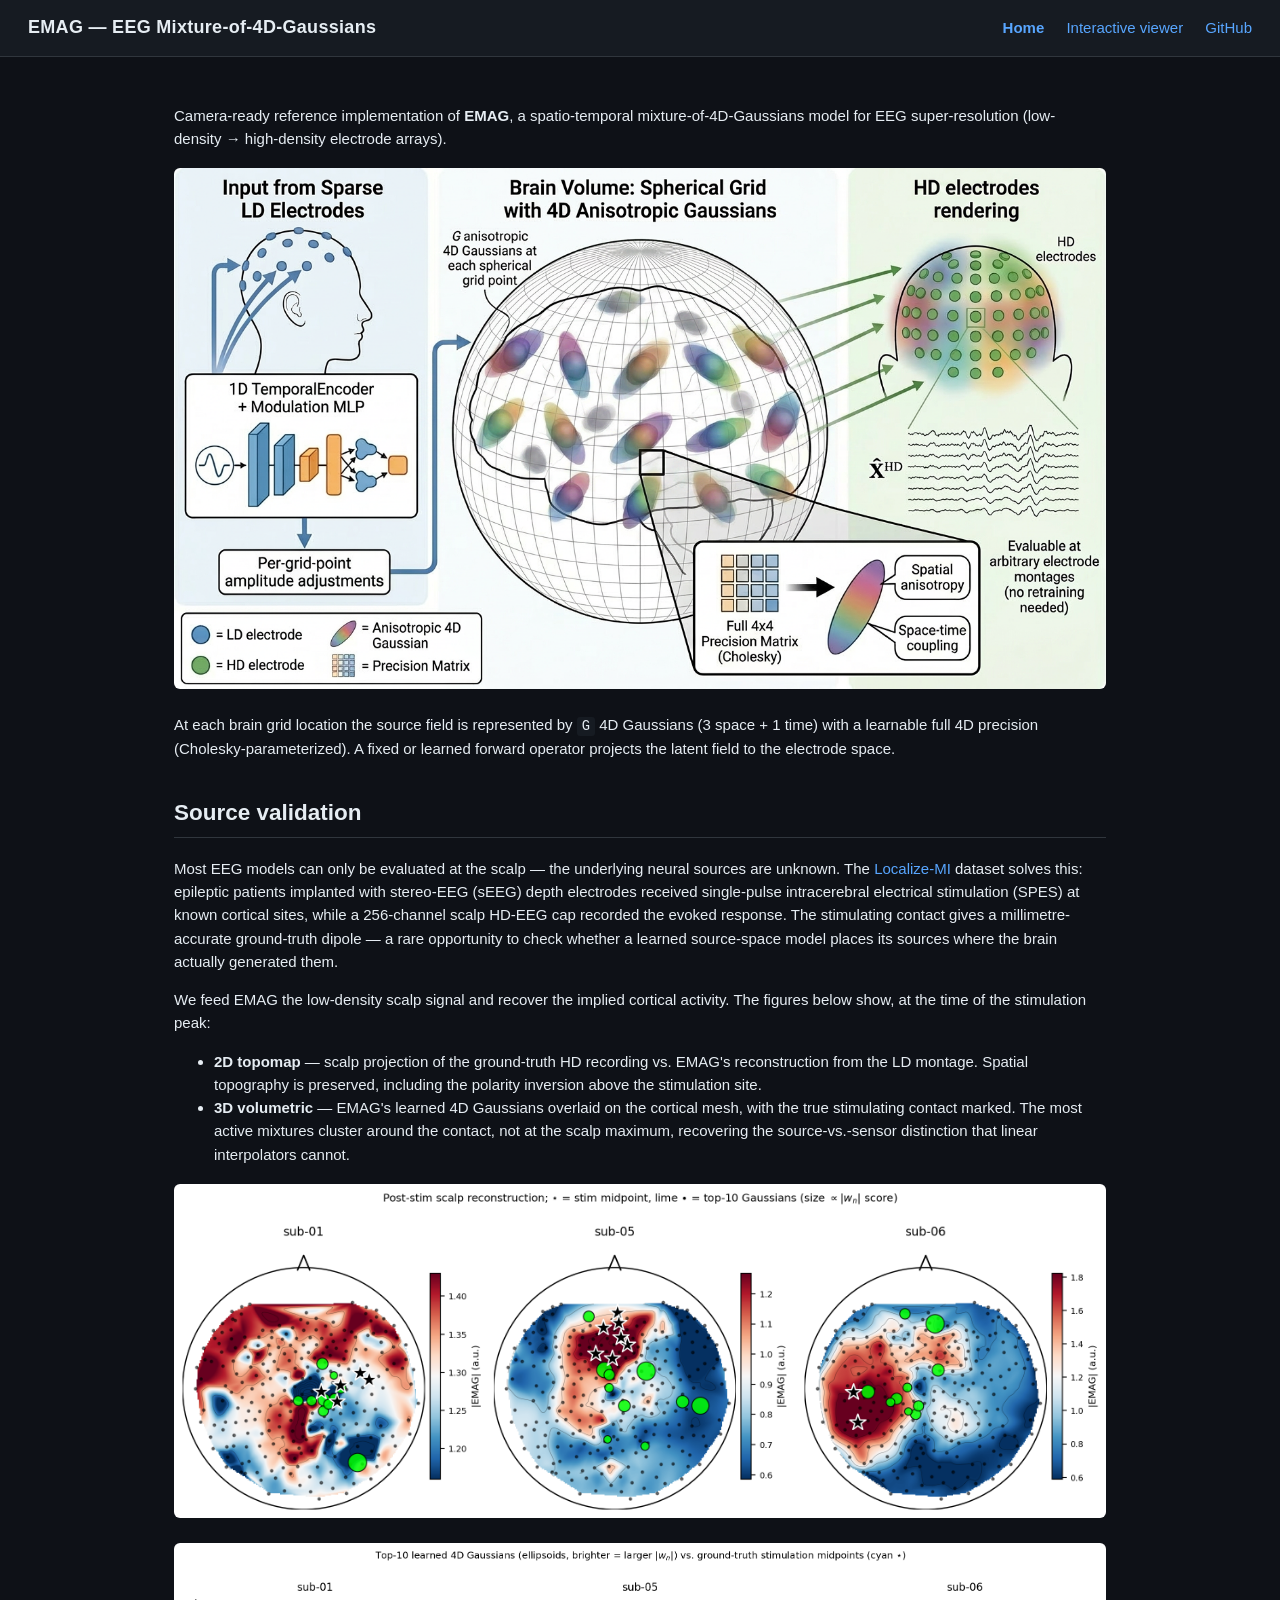
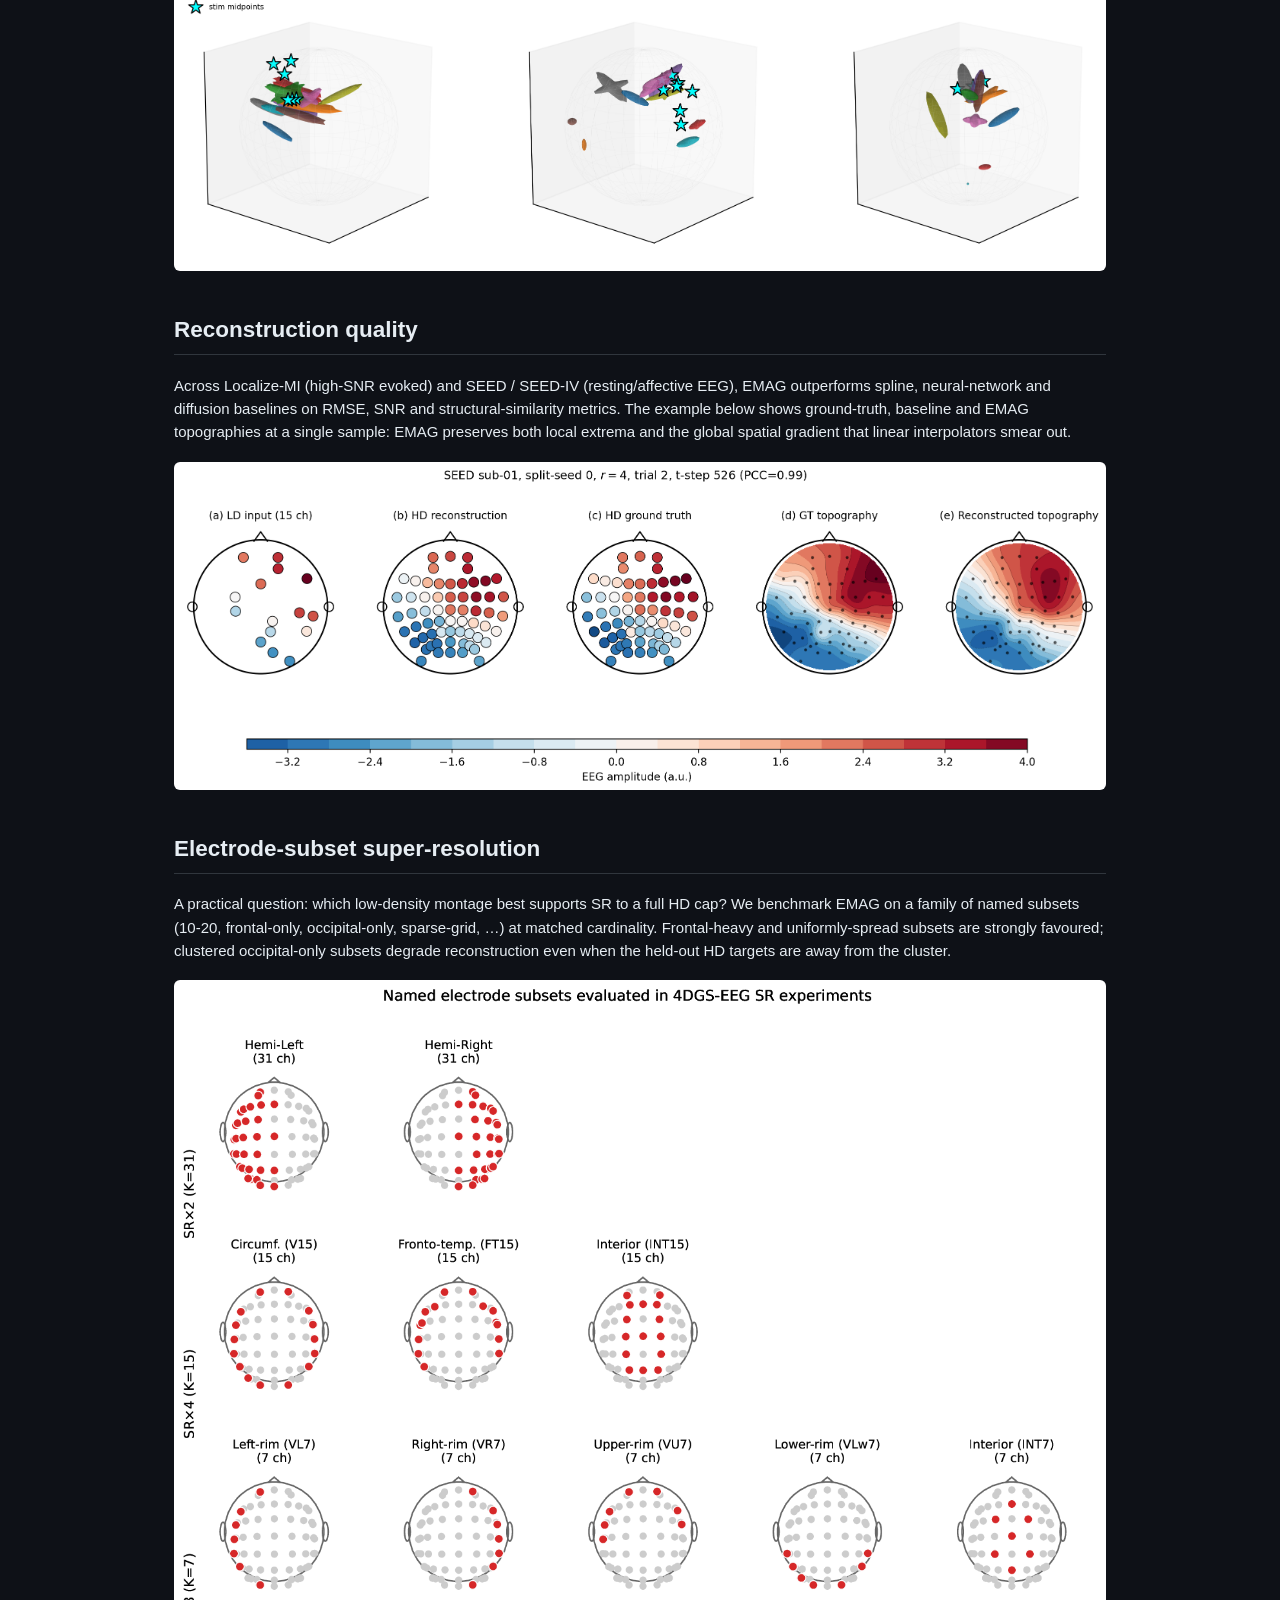
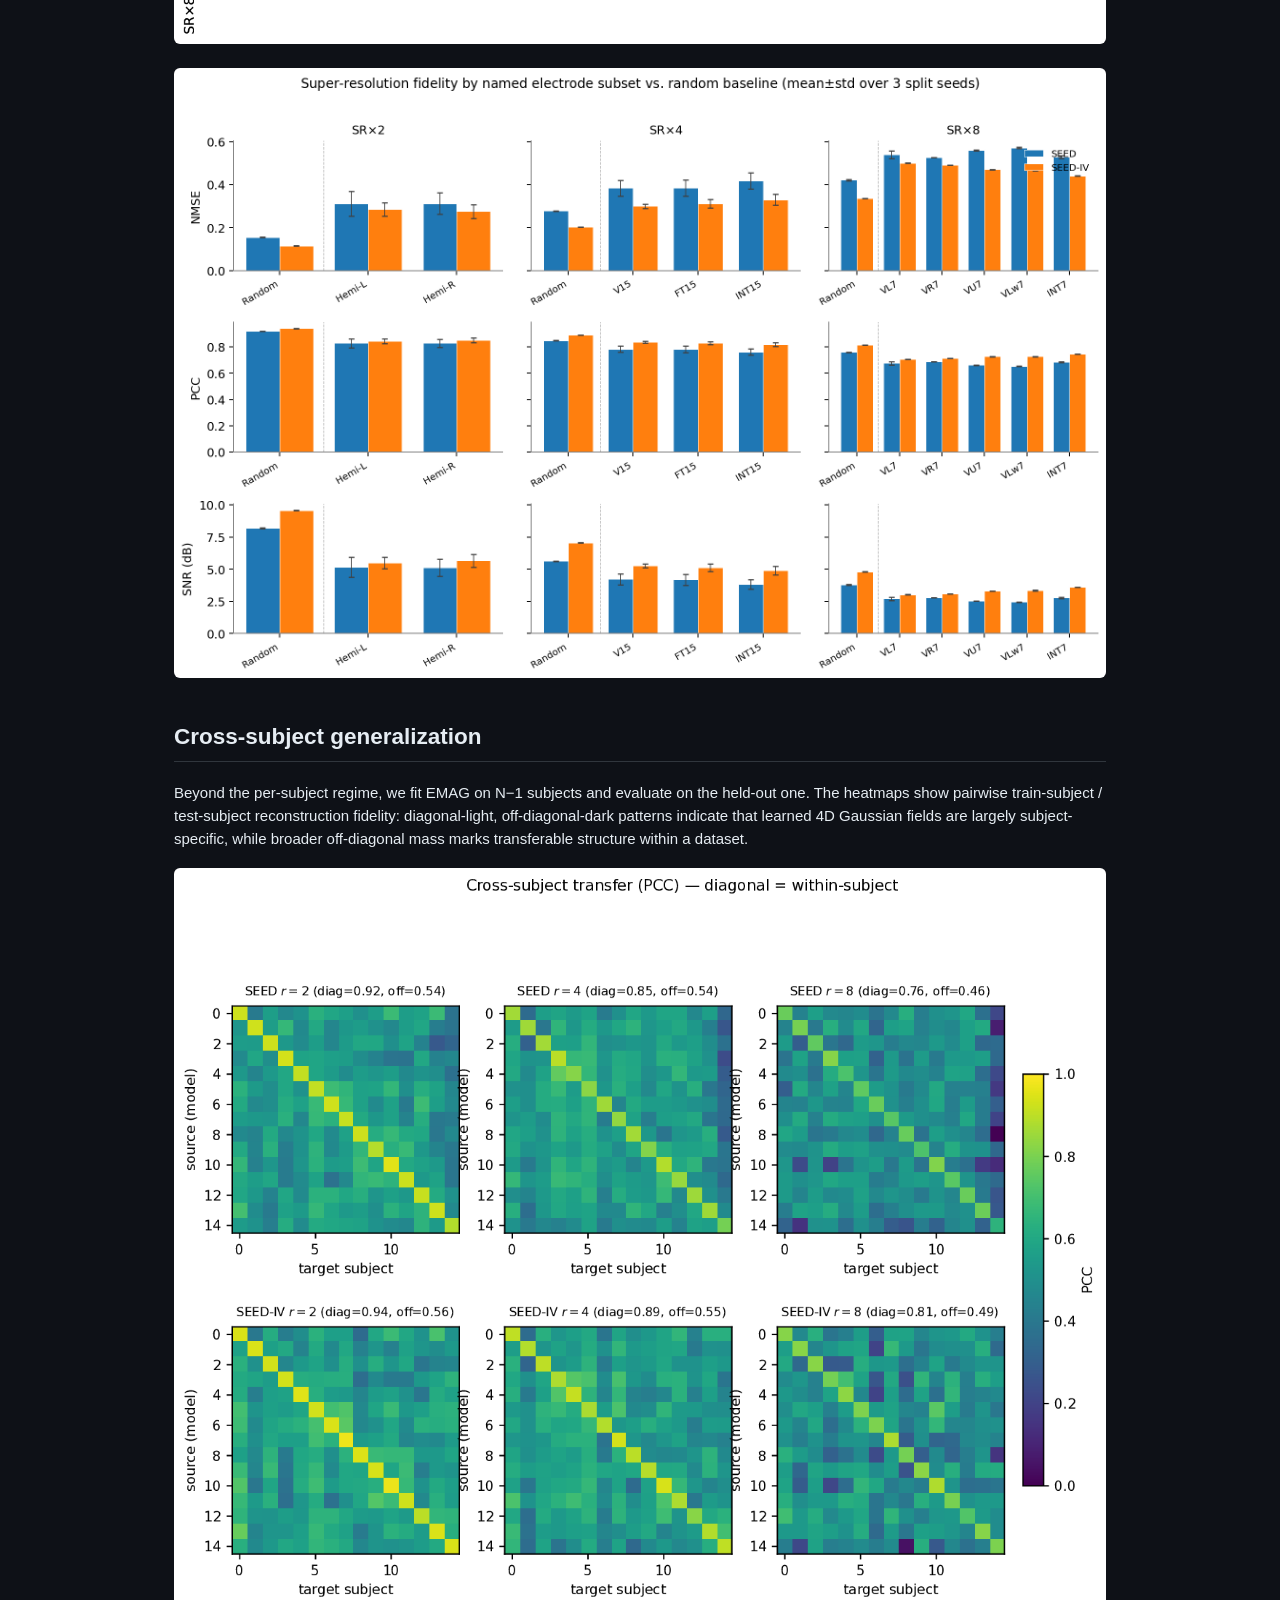
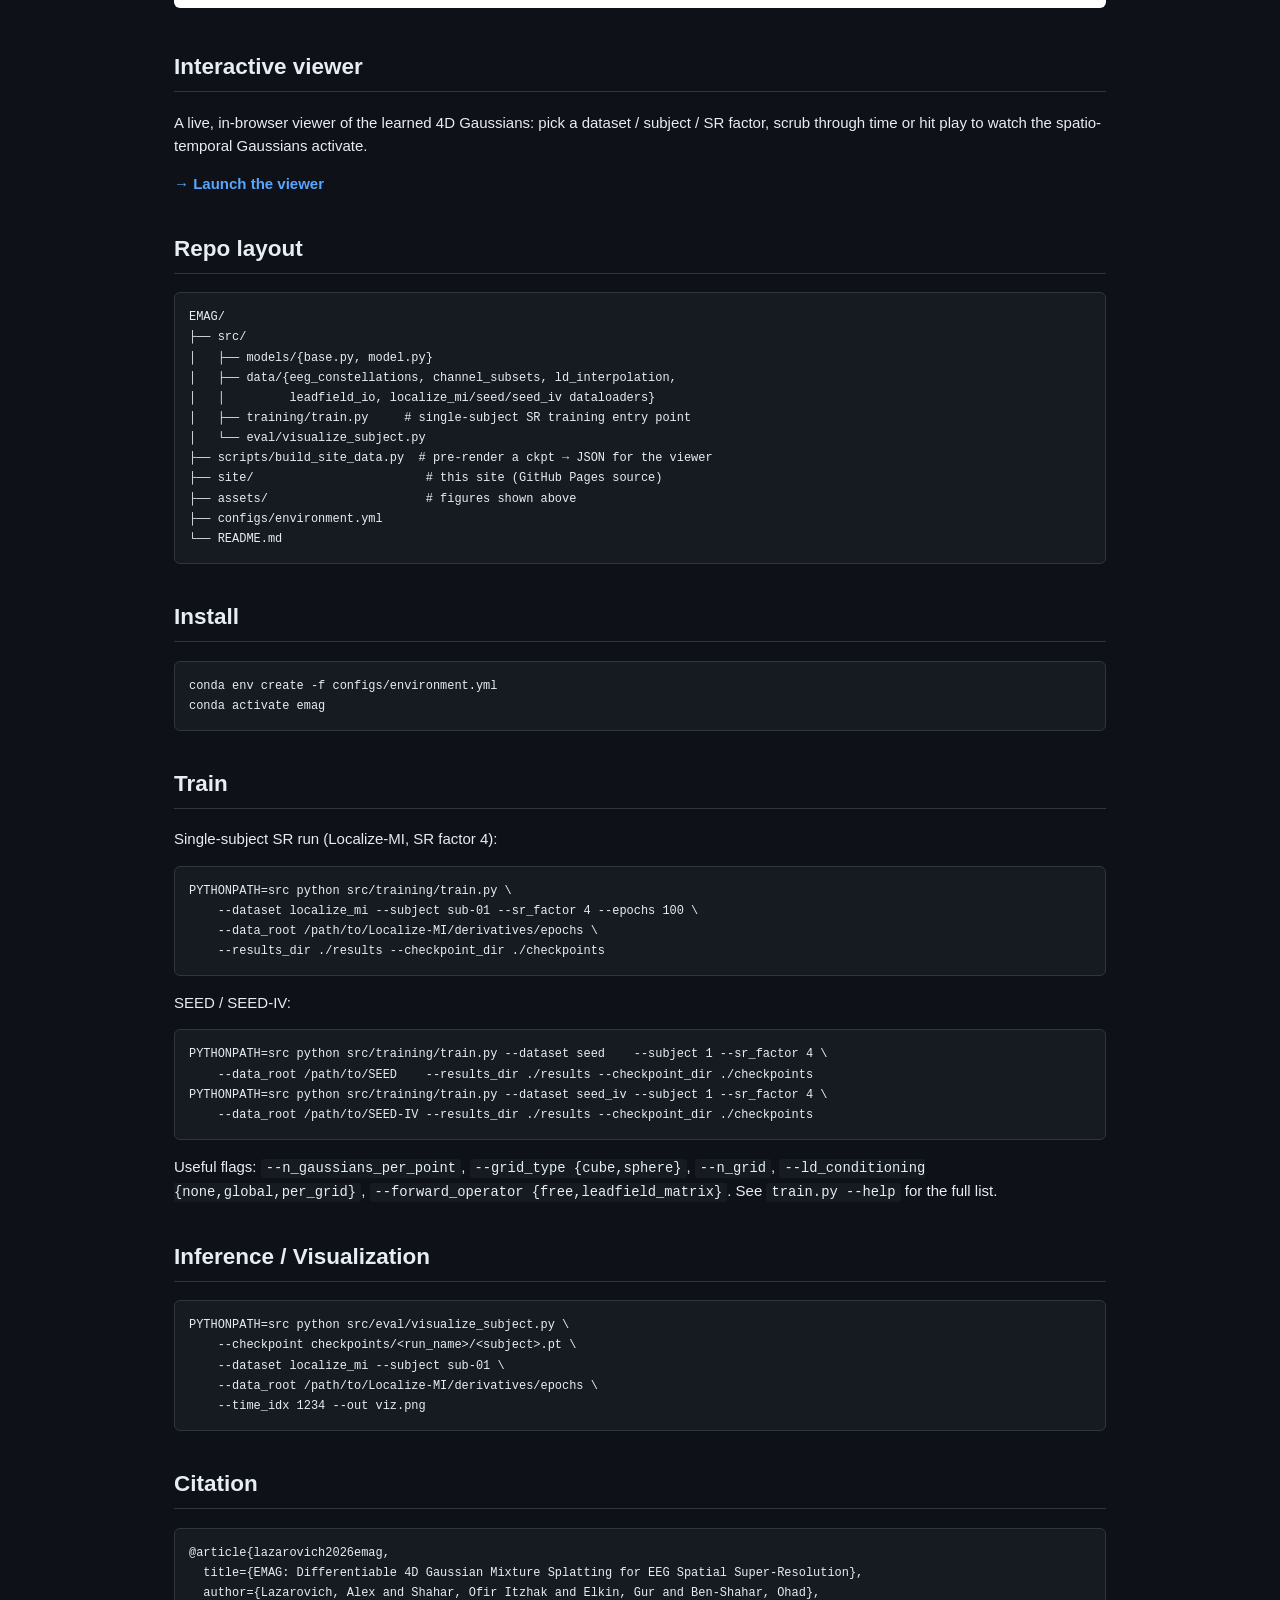
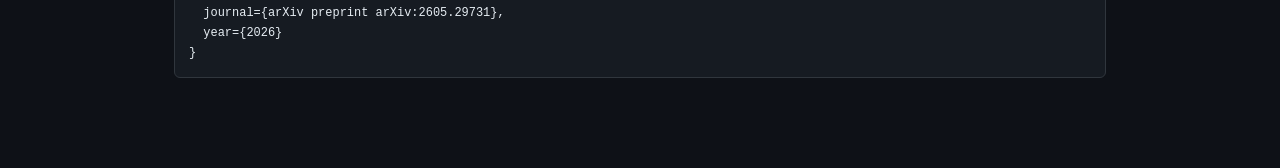
<file: index.html>
<!doctype html>
<html lang="en">
<head>
<meta charset="utf-8">
<meta http-equiv="refresh" content="0; url=site/index.html">
<link rel="canonical" href="site/index.html">
<title>EMAG</title>
</head>
<body>
<p>Redirecting to <a href="site/index.html">site/index.html</a>…</p>
</body>
</html>
</file>
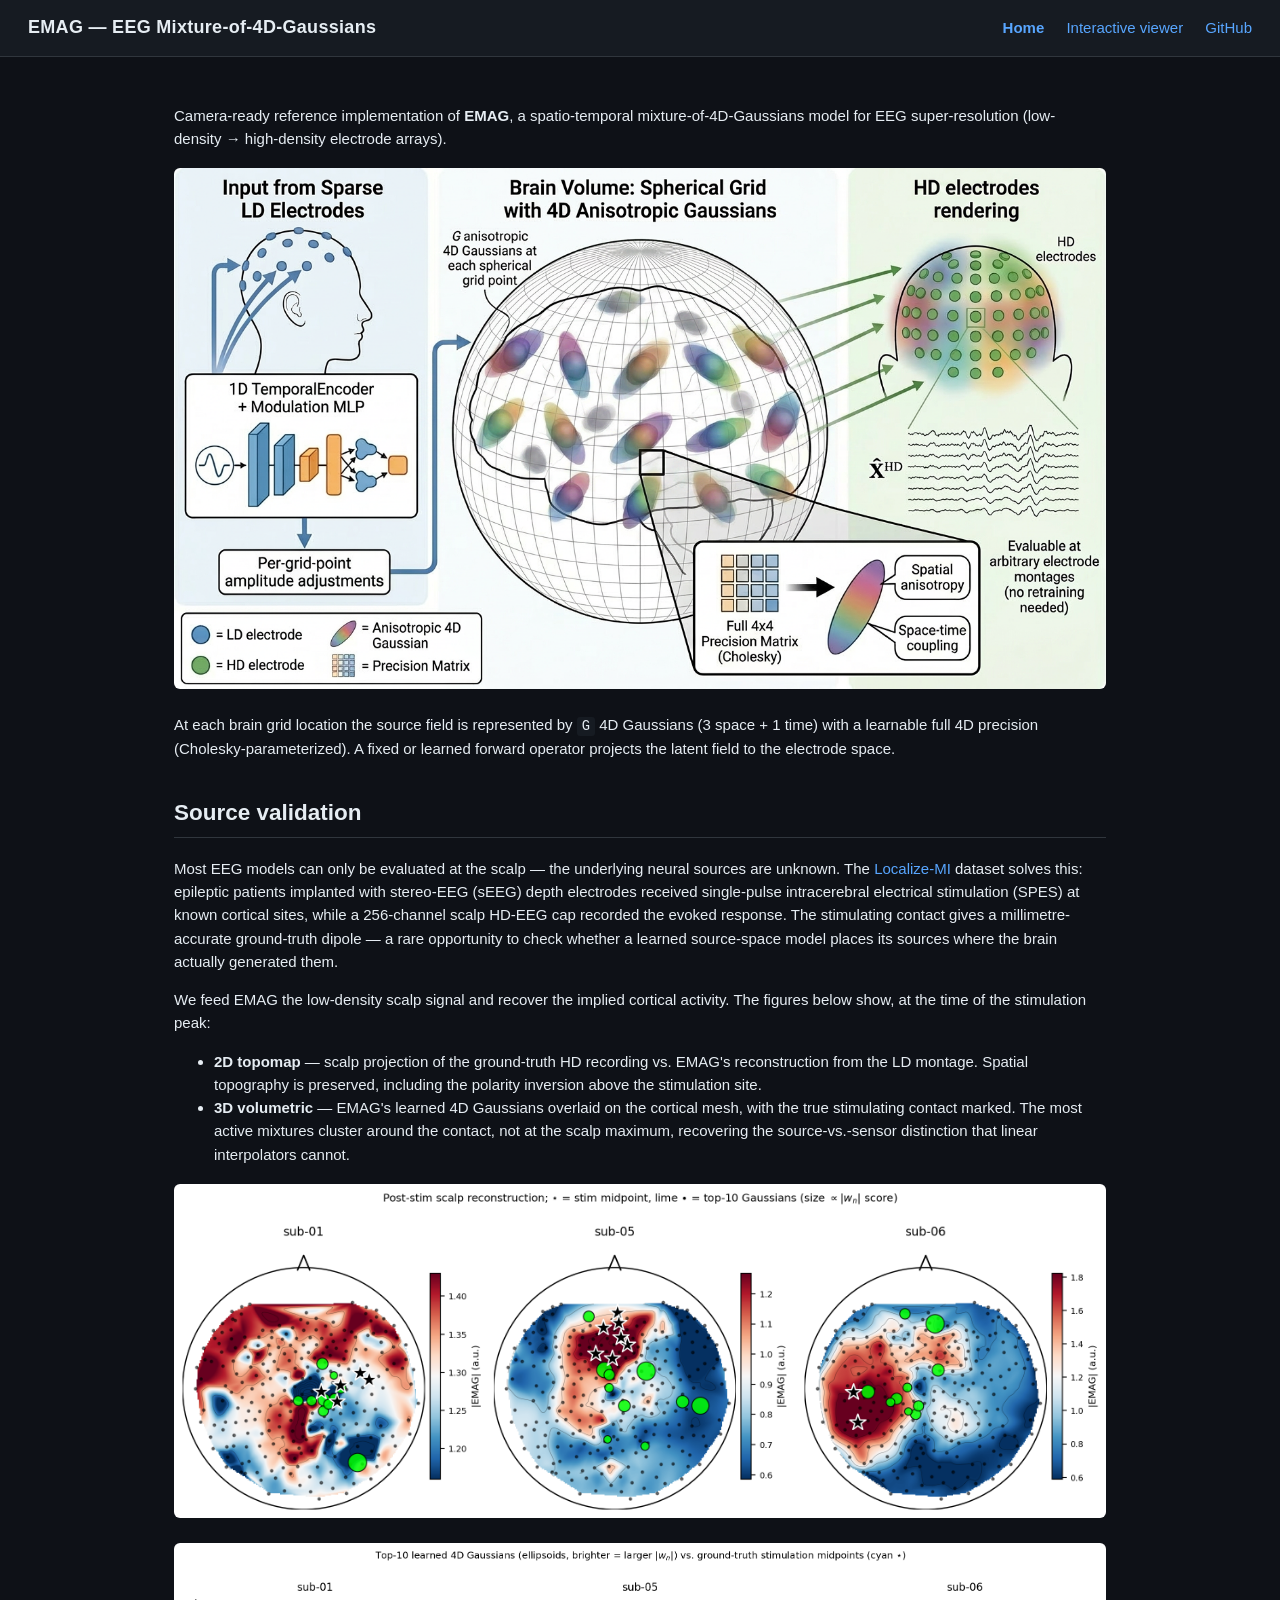
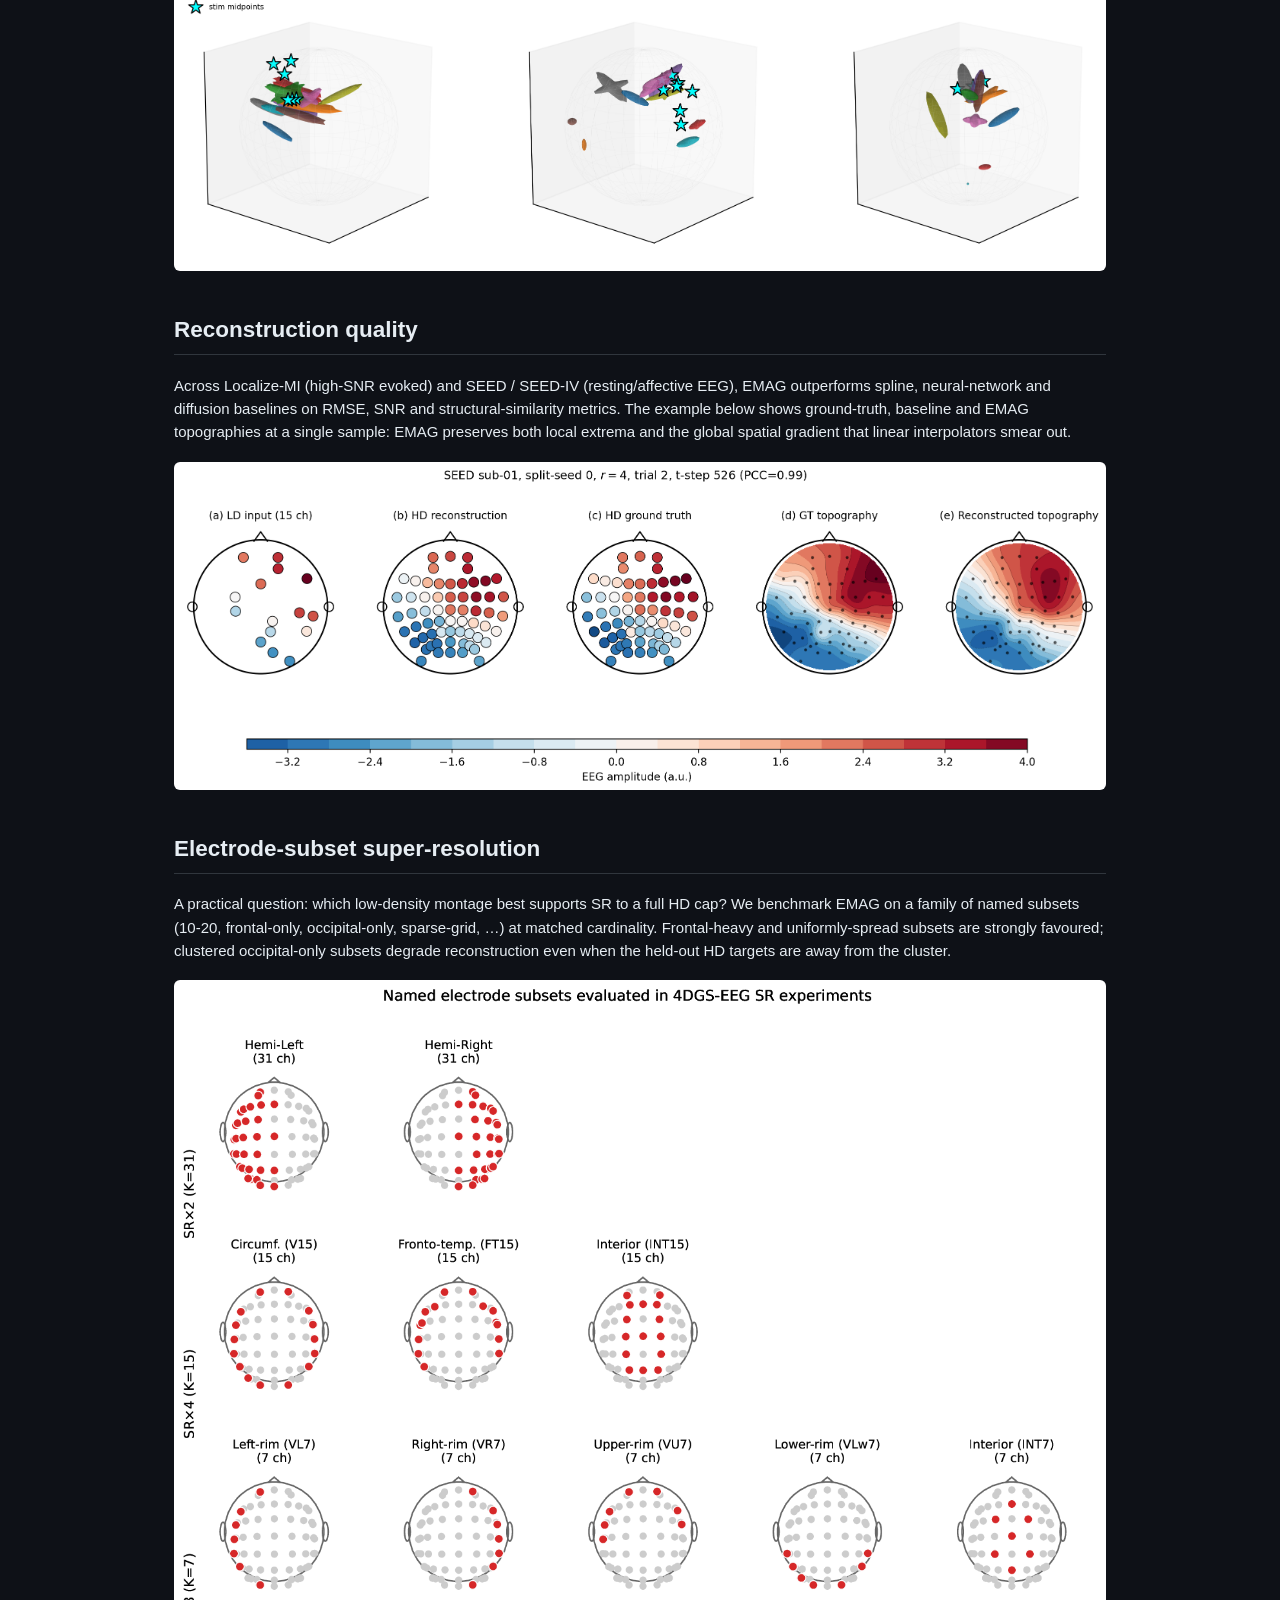
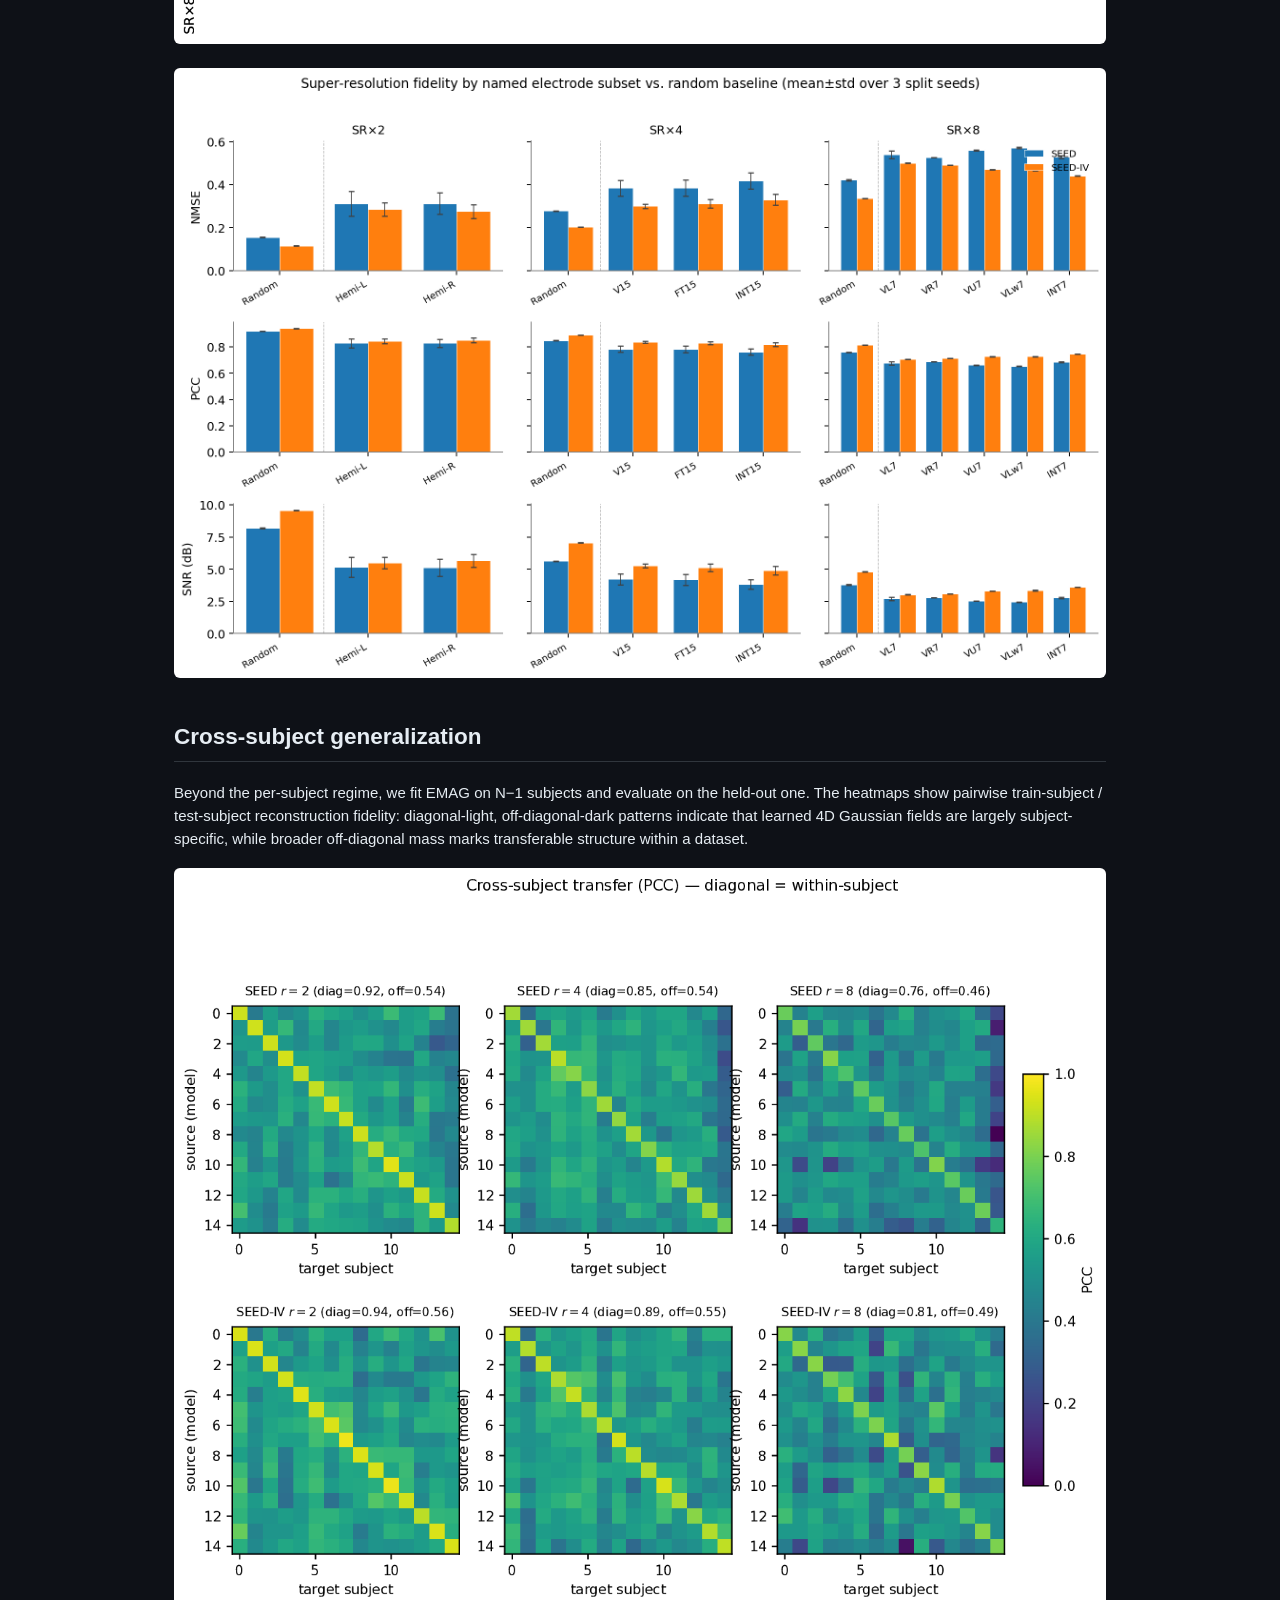
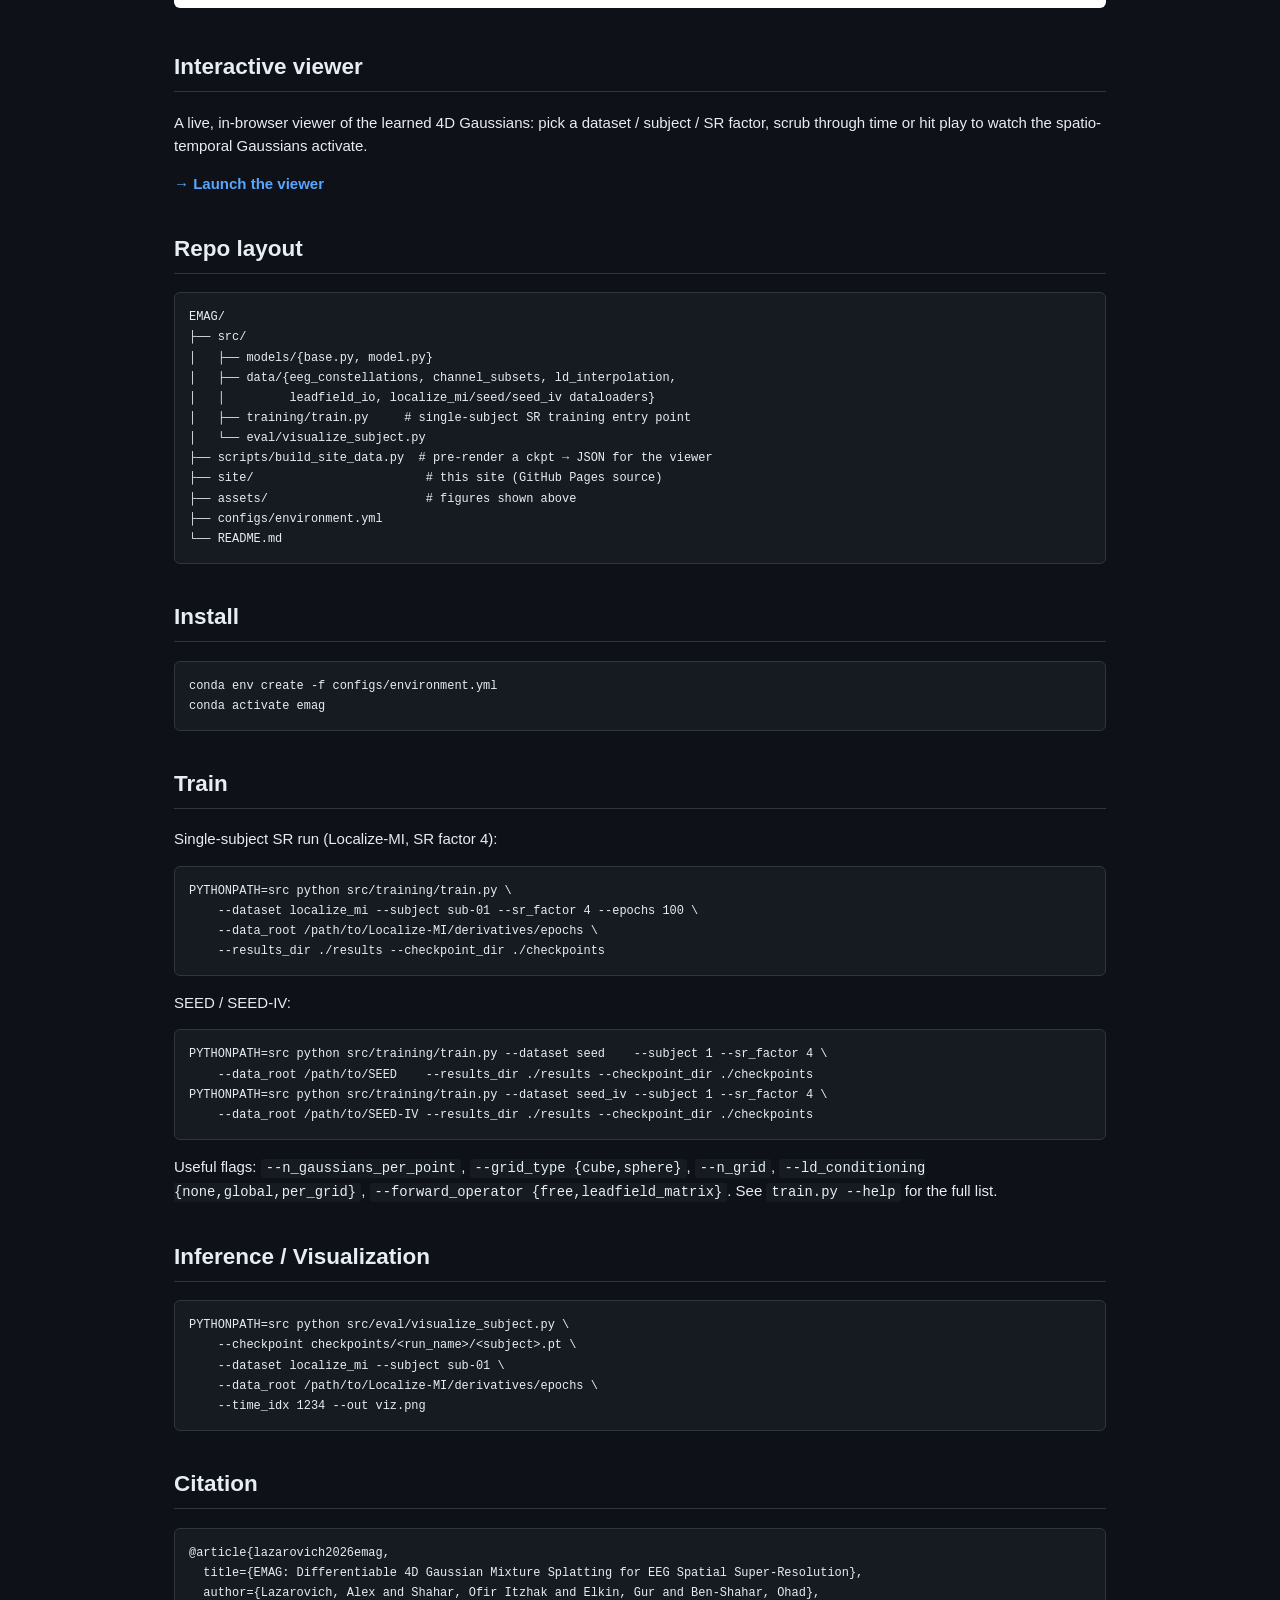
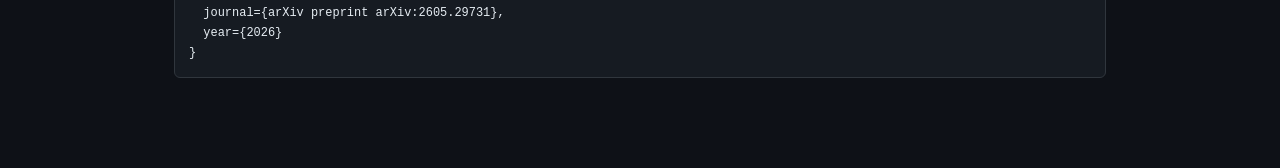
<file: site/index.html>
<!doctype html>
<html lang="en">
<head>
<meta charset="utf-8">
<meta name="viewport" content="width=device-width, initial-scale=1">
<title>EMAG — EEG Mixture-of-4D-Gaussians</title>
<link rel="stylesheet" href="style.css">
<link rel="icon" type="image/svg+xml" href="favicon.svg">
</head>
<body>
<header>
  <h1>EMAG — EEG Mixture-of-4D-Gaussians</h1>
  <nav>
    <a href="index.html" class="active">Home</a>
    <a href="viewer.html">Interactive viewer</a>
    <a href="https://github.com/AlexLazarovich/EMAG">GitHub</a>
  </nav>
</header>

<main>
  <p>Camera-ready reference implementation of <strong>EMAG</strong>, a spatio-temporal mixture-of-4D-Gaussians model for EEG super-resolution (low-density&nbsp;→&nbsp;high-density electrode arrays).</p>

  <div class="fig"><img src="../assets/concept_figure.png" alt="EMAG concept"></div>

  <p>At each brain grid location the source field is represented by <code>G</code> 4D Gaussians (3 space + 1 time) with a learnable full 4D precision (Cholesky-parameterized). A fixed or learned forward operator projects the latent field to the electrode space.</p>

  <h2>Source validation</h2>
  <p>Most EEG models can only be evaluated at the scalp — the underlying neural sources are unknown. The <a href="https://openneuro.org/datasets/ds004562">Localize-MI</a> dataset solves this: epileptic patients implanted with stereo-EEG (sEEG) depth electrodes received single-pulse intracerebral electrical stimulation (SPES) at known cortical sites, while a 256-channel scalp HD-EEG cap recorded the evoked response. The stimulating contact gives a millimetre-accurate ground-truth dipole — a rare opportunity to check whether a learned source-space model places its sources where the brain actually generated them.</p>
  <p>We feed EMAG the low-density scalp signal and recover the implied cortical activity. The figures below show, at the time of the stimulation peak:</p>
  <ul>
    <li><strong>2D topomap</strong> — scalp projection of the ground-truth HD recording vs. EMAG's reconstruction from the LD montage. Spatial topography is preserved, including the polarity inversion above the stimulation site.</li>
    <li><strong>3D volumetric</strong> — EMAG's learned 4D Gaussians overlaid on the cortical mesh, with the true stimulating contact marked. The most active mixtures cluster around the contact, not at the scalp maximum, recovering the source-vs.-sensor distinction that linear interpolators cannot.</li>
  </ul>
  <div class="fig"><img src="../assets/source_validation_2d.png" alt="2D source validation (topomap)"></div>
  <div class="fig"><img src="../assets/source_validation_3d.png" alt="3D source validation"></div>

  <h2>Reconstruction quality</h2>
  <p>Across Localize-MI (high-SNR evoked) and SEED / SEED-IV (resting/affective EEG), EMAG outperforms spline, neural-network and diffusion baselines on RMSE, SNR and structural-similarity metrics. The example below shows ground-truth, baseline and EMAG topographies at a single sample: EMAG preserves both local extrema and the global spatial gradient that linear interpolators smear out.</p>
  <div class="fig"><img src="../assets/topo_recon_example.png" alt="Topographic reconstruction example"></div>

  <h2>Electrode-subset super-resolution</h2>
  <p>A practical question: which low-density montage best supports SR to a full HD cap? We benchmark EMAG on a family of named subsets (10-20, frontal-only, occipital-only, sparse-grid, …) at matched cardinality. Frontal-heavy and uniformly-spread subsets are strongly favoured; clustered occipital-only subsets degrade reconstruction even when the held-out HD targets are away from the cluster.</p>
  <div class="fig"><img src="../assets/electrode_subsets_layout.png" alt="Electrode-subset montages"></div>
  <div class="fig"><img src="../assets/electrode_subsets_metrics.png" alt="Electrode-subset SR fidelity"></div>

  <h2>Cross-subject generalization</h2>
  <p>Beyond the per-subject regime, we fit EMAG on N−1 subjects and evaluate on the held-out one. The heatmaps show pairwise train-subject / test-subject reconstruction fidelity: diagonal-light, off-diagonal-dark patterns indicate that learned 4D Gaussian fields are largely subject-specific, while broader off-diagonal mass marks transferable structure within a dataset.</p>
  <div class="fig"><img src="../assets/crosssubj_heatmaps.png" alt="Cross-subject reconstruction heatmaps"></div>

  <h2>Interactive viewer</h2>
  <p>A live, in-browser viewer of the learned 4D Gaussians: pick a dataset / subject / SR factor, scrub through time or hit play to watch the spatio-temporal Gaussians activate.</p>
  <p><a href="viewer.html"><strong>→ Launch the viewer</strong></a></p>

  <h2>Repo layout</h2>
<pre><code>EMAG/
├── src/
│   ├── models/{base.py, model.py}
│   ├── data/{eeg_constellations, channel_subsets, ld_interpolation,
│   │         leadfield_io, localize_mi/seed/seed_iv dataloaders}
│   ├── training/train.py     # single-subject SR training entry point
│   └── eval/visualize_subject.py
├── scripts/build_site_data.py  # pre-render a ckpt → JSON for the viewer
├── site/                        # this site (GitHub Pages source)
├── assets/                      # figures shown above
├── configs/environment.yml
└── README.md</code></pre>

  <h2>Install</h2>
<pre><code>conda env create -f configs/environment.yml
conda activate emag</code></pre>

  <h2>Train</h2>
  <p>Single-subject SR run (Localize-MI, SR factor 4):</p>
<pre><code>PYTHONPATH=src python src/training/train.py \
    --dataset localize_mi --subject sub-01 --sr_factor 4 --epochs 100 \
    --data_root /path/to/Localize-MI/derivatives/epochs \
    --results_dir ./results --checkpoint_dir ./checkpoints</code></pre>
  <p>SEED / SEED-IV:</p>
<pre><code>PYTHONPATH=src python src/training/train.py --dataset seed    --subject 1 --sr_factor 4 \
    --data_root /path/to/SEED    --results_dir ./results --checkpoint_dir ./checkpoints
PYTHONPATH=src python src/training/train.py --dataset seed_iv --subject 1 --sr_factor 4 \
    --data_root /path/to/SEED-IV --results_dir ./results --checkpoint_dir ./checkpoints</code></pre>
  <p>Useful flags: <code>--n_gaussians_per_point</code>, <code>--grid_type {cube,sphere}</code>, <code>--n_grid</code>, <code>--ld_conditioning {none,global,per_grid}</code>, <code>--forward_operator {free,leadfield_matrix}</code>. See <code>train.py --help</code> for the full list.</p>

  <h2>Inference / Visualization</h2>
<pre><code>PYTHONPATH=src python src/eval/visualize_subject.py \
    --checkpoint checkpoints/&lt;run_name&gt;/&lt;subject&gt;.pt \
    --dataset localize_mi --subject sub-01 \
    --data_root /path/to/Localize-MI/derivatives/epochs \
    --time_idx 1234 --out viz.png</code></pre>

  <h2>Citation</h2>
<pre><code>@article{lazarovich2026emag,
  title={EMAG: Differentiable 4D Gaussian Mixture Splatting for EEG Spatial Super-Resolution},
  author={Lazarovich, Alex and Shahar, Ofir Itzhak and Elkin, Gur and Ben-Shahar, Ohad},
  journal={arXiv preprint arXiv:2605.29731},
  year={2026}
}</code></pre>
</main>
</body>
</html>
</file>
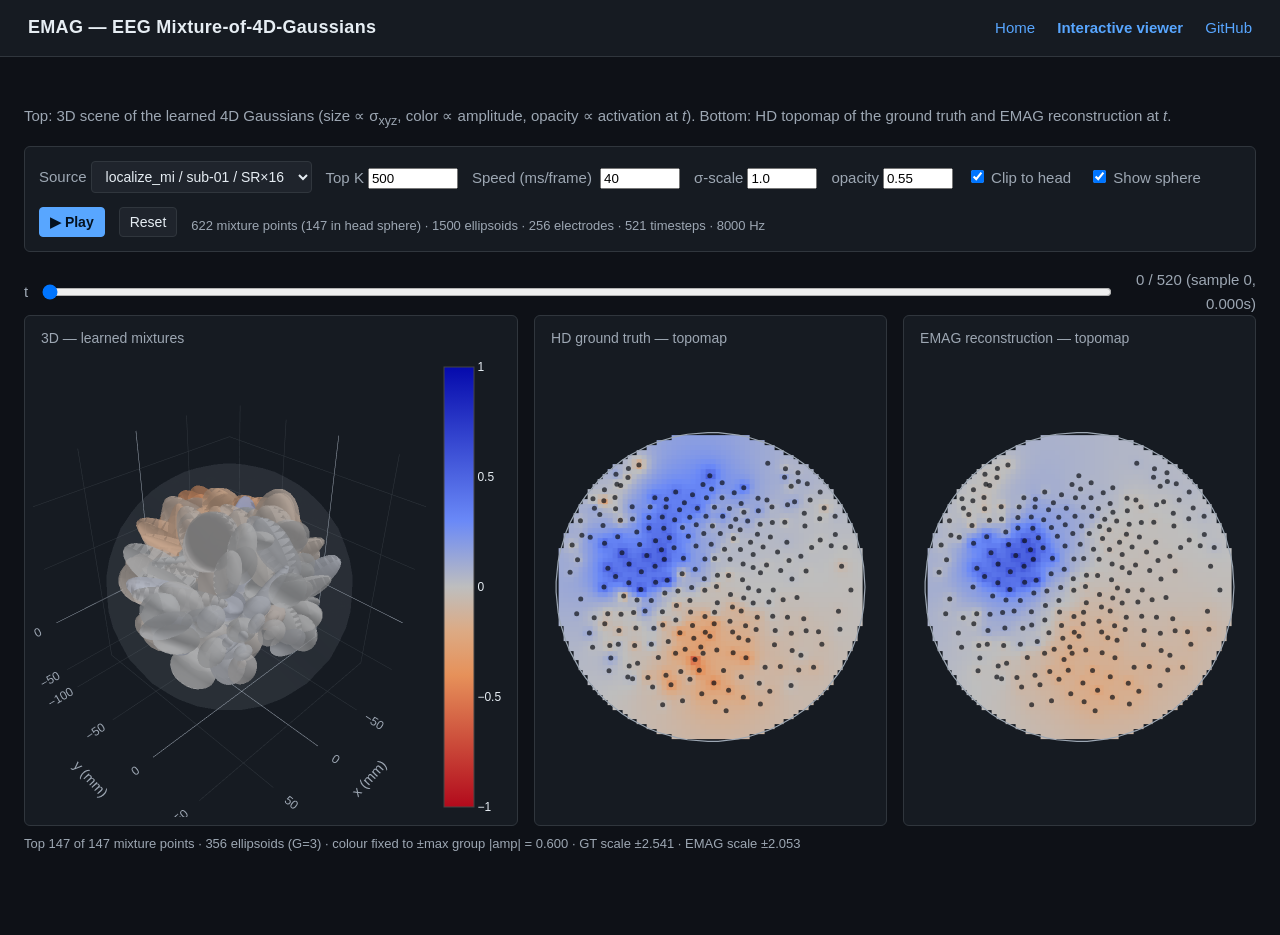
<file: site/viewer.html>
<!doctype html>
<html lang="en">
<head>
<meta charset="utf-8">
<meta name="viewport" content="width=device-width, initial-scale=1">
<title>EMAG — Interactive viewer</title>
<link rel="stylesheet" href="style.css">
<link rel="icon" type="image/svg+xml" href="favicon.svg">
<script src="https://cdn.plot.ly/plotly-2.35.2.min.js" charset="utf-8"></script>
</head>
<body>
<header>
  <h1>EMAG — EEG Mixture-of-4D-Gaussians</h1>
  <nav>
    <a href="index.html">Home</a>
    <a href="viewer.html" class="active">Interactive viewer</a>
    <a href="https://github.com/AlexLazarovich/EMAG">GitHub</a>
  </nav>
</header>

<main class="viewer">
  <p class="muted">Top: 3D scene of the learned 4D Gaussians (size ∝ σ<sub>xyz</sub>, color ∝ amplitude, opacity ∝ activation at <em>t</em>). Bottom: HD topomap of the ground truth and EMAG reconstruction at <em>t</em>.</p>

  <div class="controls">
    <span><label>Source</label><select id="source"></select></span>
    <span><label>Top K</label><input id="topk" type="number" min="1" max="100000" step="1" value="500" style="width:90px;"></span>
    <span><label>Speed (ms/frame)</label>
      <input id="speed" type="number" min="1" max="500" step="1" value="40" style="width:80px;">
    </span>
    <span><label>σ-scale</label><input id="sigma" type="number" min="0.1" max="5" step="0.1" value="1.0" style="width:70px;"></span>
    <span><label>opacity</label><input id="ellopacity" type="number" min="0.05" max="1" step="0.05" value="0.55" style="width:70px;"></span>
    <span><label><input id="clip" type="checkbox" checked> Clip to head</label></span>
    <span><label><input id="sphere" type="checkbox" checked> Show sphere</label></span>
    <button id="play" class="primary">▶  Play</button>
    <button id="reset">Reset</button>
    <span class="stats" id="meta"></span>
  </div>

  <div class="timeline">
    <span class="muted">t</span>
    <input id="t" type="range" min="0" max="100" step="1" value="0">
    <span class="t-label" id="t-label">0 / 0  (0.000s)</span>
  </div>

  <div class="plot-row plot-row-3">
    <div class="plot"><h3>3D — learned mixtures</h3>          <div id="plot3d"    style="height: 460px;"></div></div>
    <div class="plot"><h3>HD ground truth — topomap</h3>      <div id="plot-gt"   style="height: 460px;"></div></div>
    <div class="plot"><h3>EMAG reconstruction — topomap</h3>  <div id="plot-pred" style="height: 460px;"></div></div>
  </div>

  <div class="stats" id="diag"></div>
</main>

<script src="app.js"></script>
</body>
</html>
</file>
<file: site/style.css>
:root {
  --bg: #0e1117;
  --panel: #161b22;
  --panel-2: #1f242c;
  --fg: #e6edf3;
  --muted: #9da7b3;
  --accent: #58a6ff;
  --border: #30363d;
}
* { box-sizing: border-box; }
html, body {
  margin: 0; padding: 0;
  background: var(--bg); color: var(--fg);
  font-family: -apple-system, BlinkMacSystemFont, "Segoe UI", Roboto, Helvetica, Arial, sans-serif;
  font-size: 15px; line-height: 1.55;
}
a { color: var(--accent); text-decoration: none; }
a:hover { text-decoration: underline; }

header {
  display: flex; align-items: center; justify-content: space-between;
  padding: 14px 28px; background: var(--panel);
  border-bottom: 1px solid var(--border); position: sticky; top: 0; z-index: 10;
}
header h1 { font-size: 18px; margin: 0; letter-spacing: 0.3px; }
header nav a { margin-left: 18px; }
header nav a.active { font-weight: 600; }

main { max-width: 980px; margin: 0 auto; padding: 32px 24px 80px; }
main.viewer { max-width: 1280px; }

h2 { margin-top: 36px; padding-bottom: 6px; border-bottom: 1px solid var(--border); }
h3 { margin-top: 28px; }

.fig { margin: 18px 0; text-align: center; }
.fig img { max-width: 100%; border-radius: 6px; }
.fig-row { display: flex; gap: 12px; flex-wrap: wrap; margin: 18px 0; }
.fig-row .fig { flex: 1 1 360px; margin: 0; }

pre, code { font-family: "JetBrains Mono", Menlo, Consolas, monospace; }
pre { background: var(--panel); border: 1px solid var(--border); padding: 14px;
      border-radius: 6px; overflow-x: auto; font-size: 13px; }
code { background: var(--panel); padding: 2px 5px; border-radius: 3px; font-size: 0.92em; }
pre code { background: none; padding: 0; }

table { border-collapse: collapse; margin: 16px 0; }
th, td { border: 1px solid var(--border); padding: 6px 12px; text-align: left; }
th { background: var(--panel); }

/* viewer-specific */
.controls { display: flex; flex-wrap: wrap; gap: 14px; align-items: center;
            background: var(--panel); padding: 14px; border-radius: 6px;
            border: 1px solid var(--border); margin-bottom: 16px; }
.controls label { color: var(--muted); margin-right: 4px; }
.controls select, .controls button {
  background: var(--panel-2); color: var(--fg);
  border: 1px solid var(--border); border-radius: 4px;
  padding: 6px 10px; font-size: 14px;
}
.controls button { cursor: pointer; }
.controls button:hover { background: var(--border); }
.controls button.primary { background: var(--accent); color: #04111f; border-color: var(--accent); font-weight: 600; }

.timeline { display: flex; align-items: center; gap: 12px; margin-top: 4px; }
.timeline input[type=range] { flex: 1; }
.timeline .t-label { color: var(--muted); width: 130px; text-align: right; font-variant-numeric: tabular-nums; }

.plot-row { display: grid; grid-template-columns: 2fr 1fr; gap: 16px; }
.plot-row-3 { display: grid; grid-template-columns: 1.4fr 1fr 1fr; gap: 16px; }
@media (max-width: 1100px) { .plot-row, .plot-row-3 { grid-template-columns: 1fr; } }
.plot { background: var(--panel); border: 1px solid var(--border);
        border-radius: 6px; padding: 8px; min-height: 480px; }
.plot h3 { margin: 4px 8px 8px; font-size: 14px; color: var(--muted); font-weight: 500; }

.stats { color: var(--muted); font-size: 13px; margin-top: 8px; }
.muted { color: var(--muted); }
</file>
